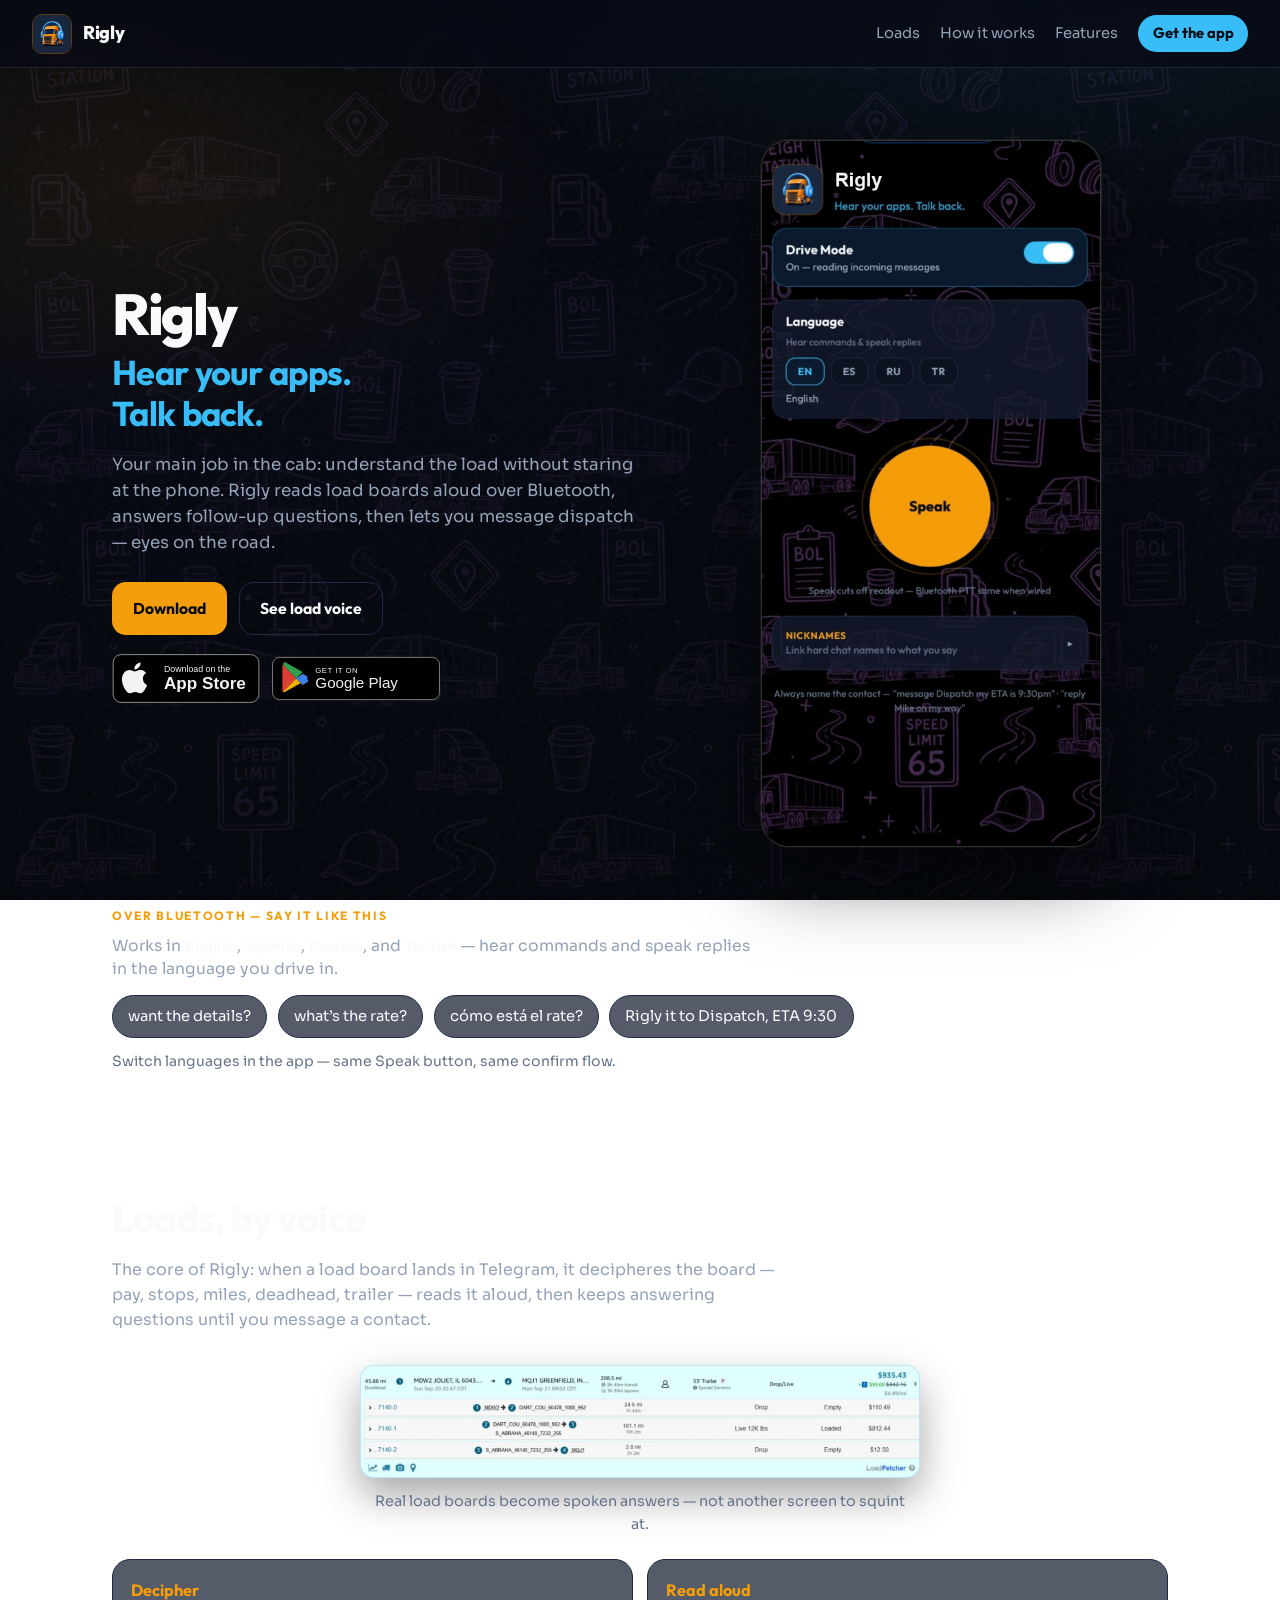
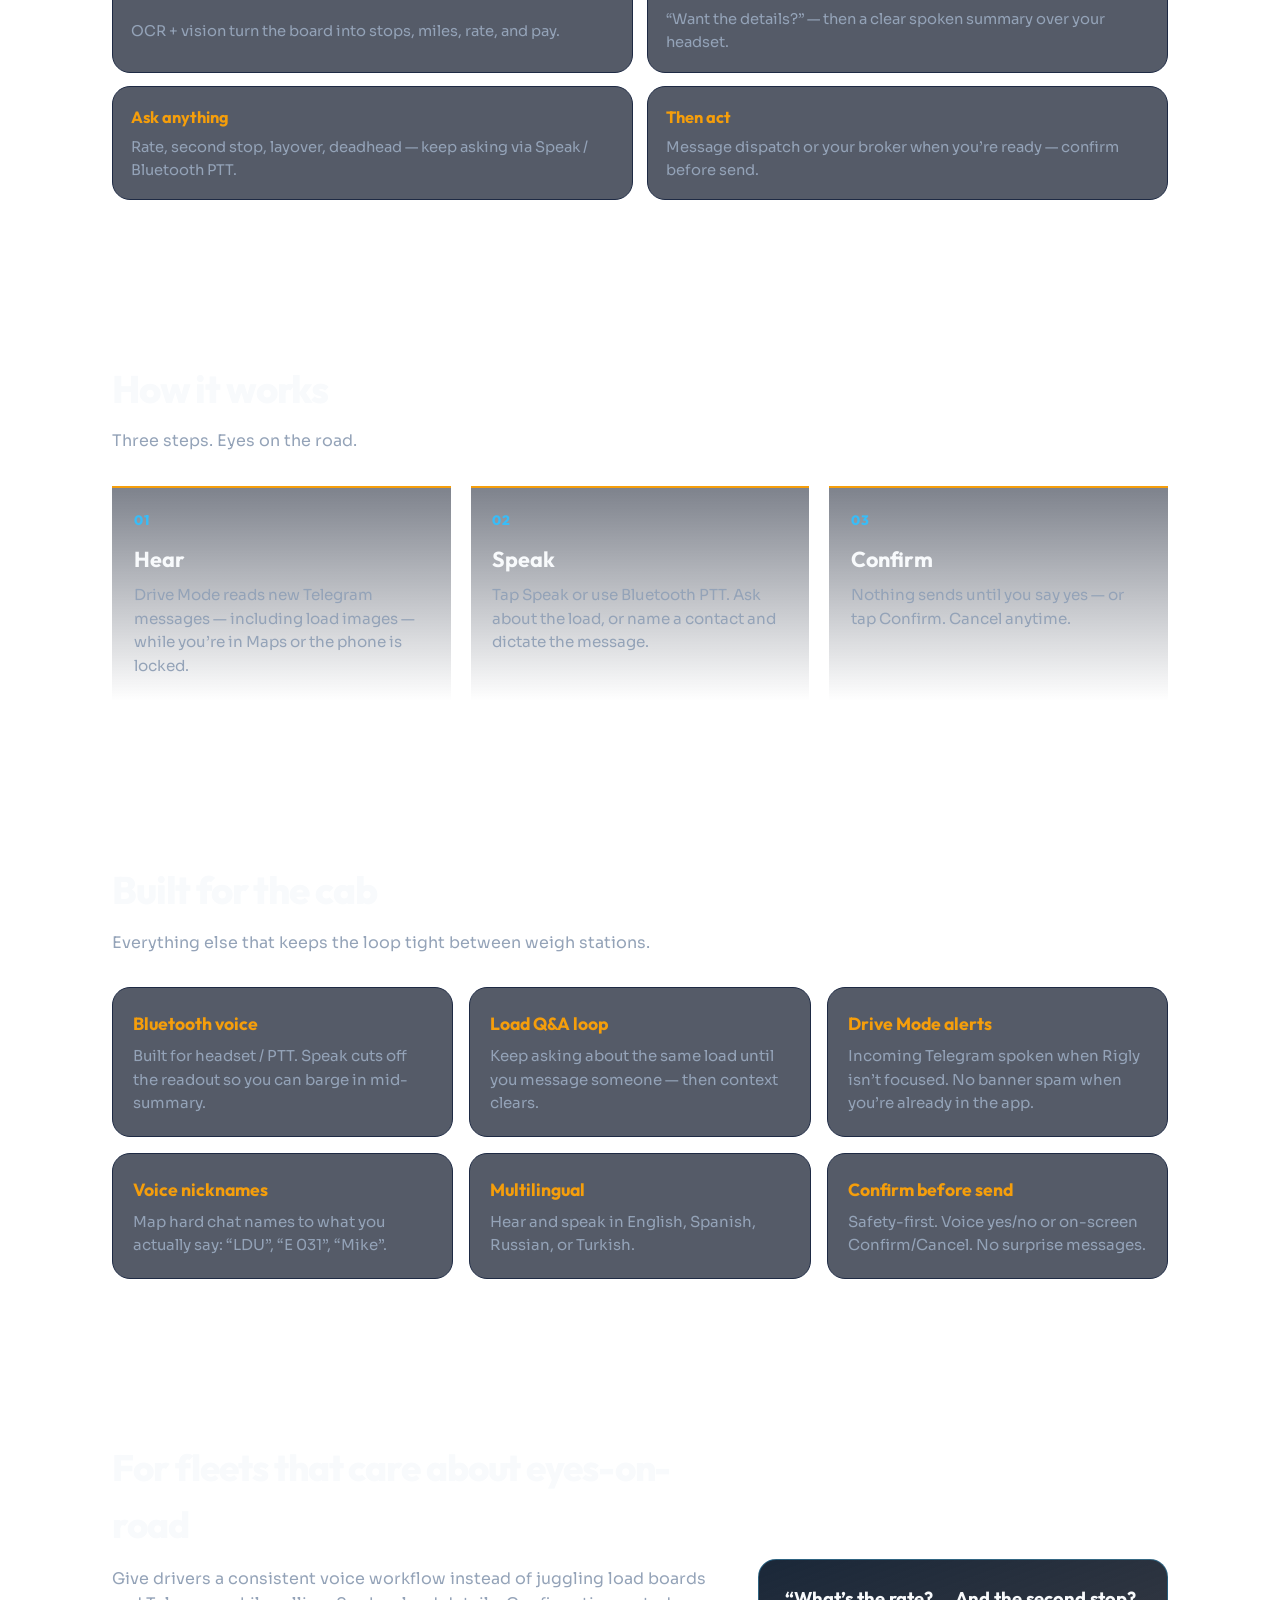
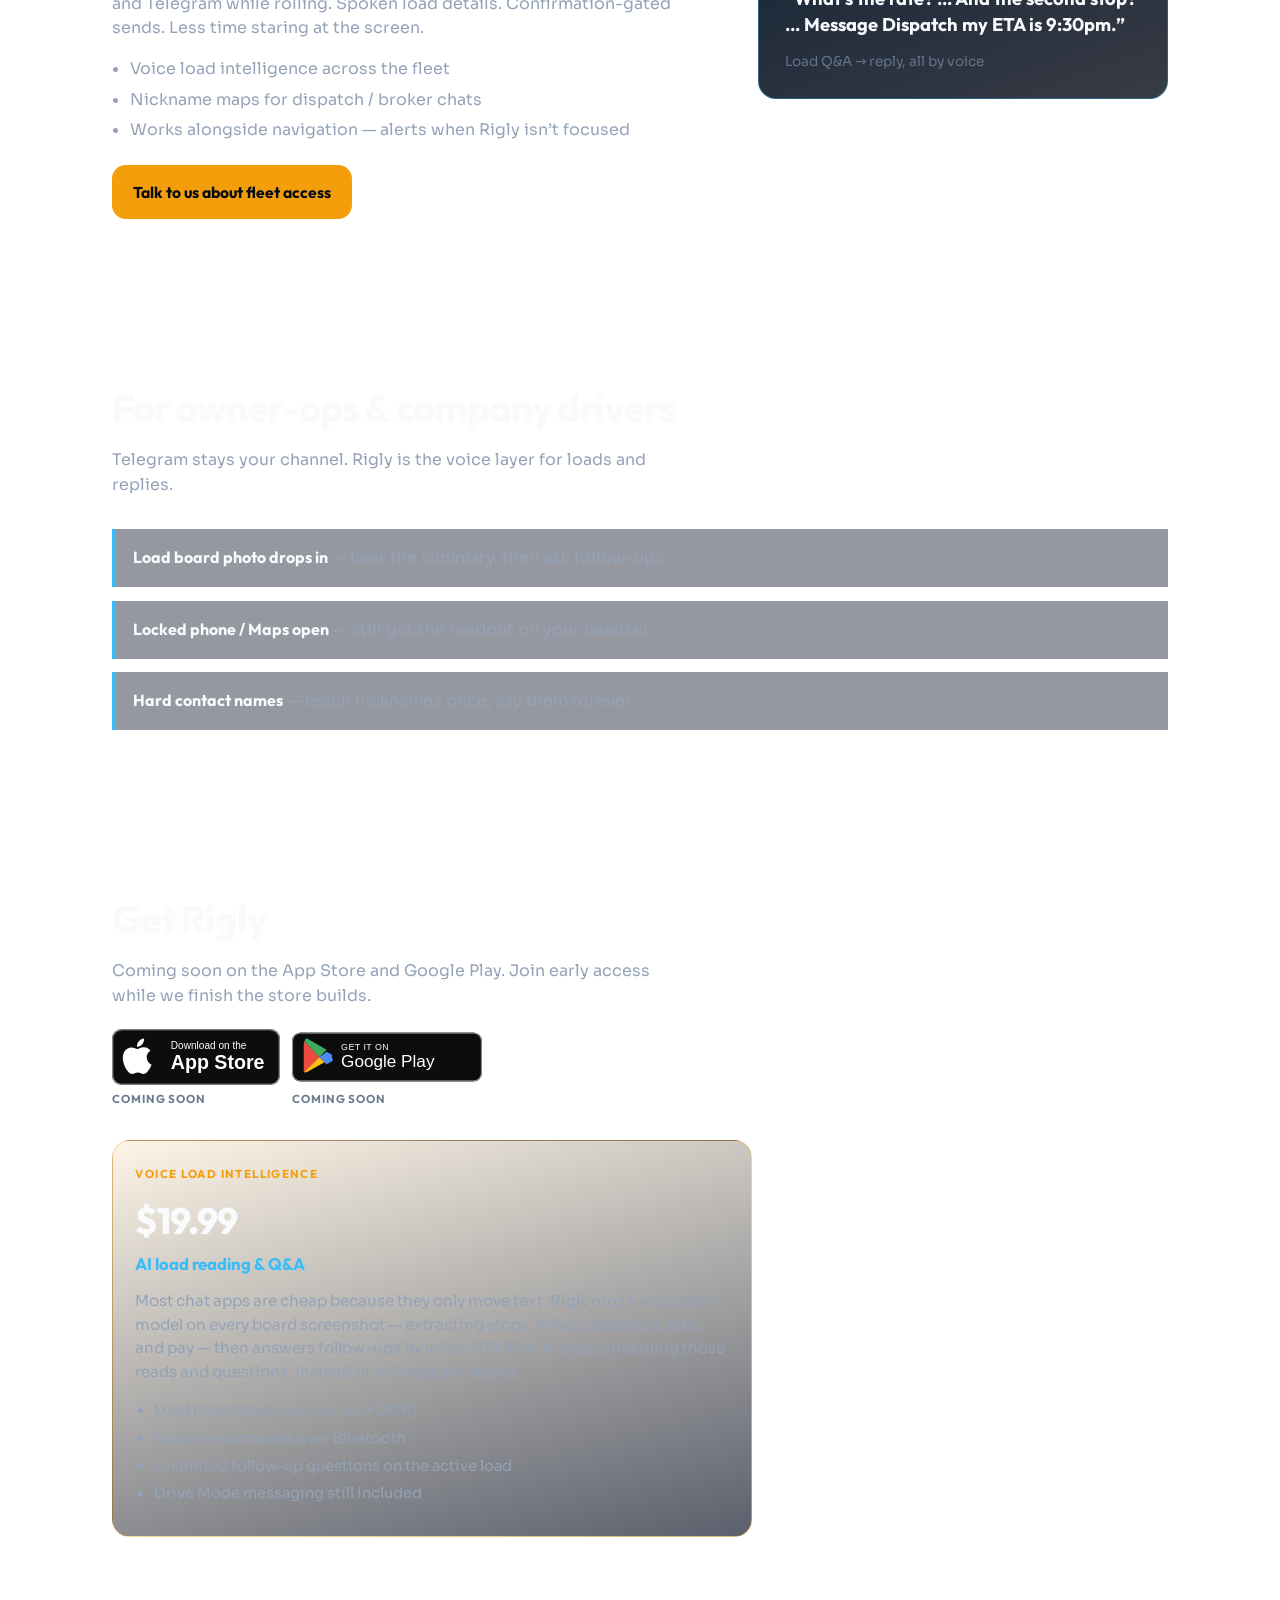
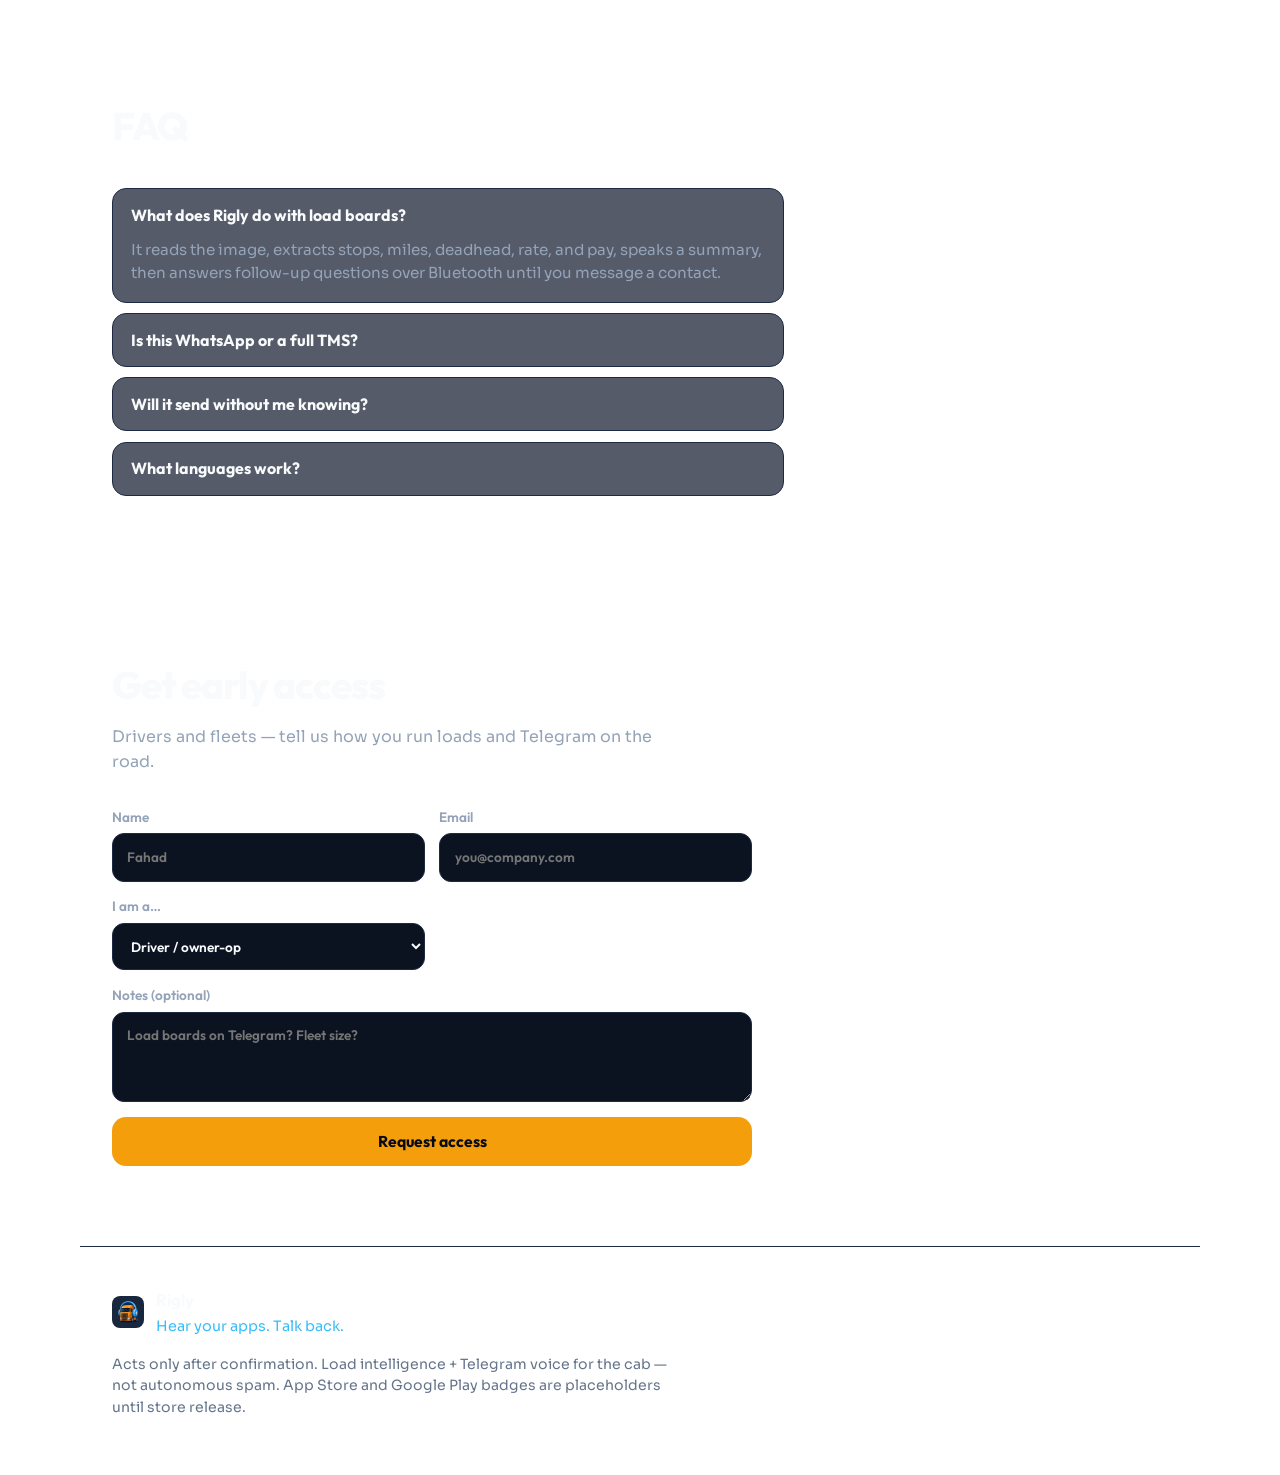
<file: index.html>
<!DOCTYPE html>
<html lang="en">
  <head>
    <meta charset="UTF-8" />
    <meta name="viewport" content="width=device-width, initial-scale=1" />
    <title>Rigly — Hear your apps. Talk back.</title>
    <meta
      name="description"
      content="Bluetooth voice for the cab. Rigly reads load boards aloud, answers questions about pay and stops, and lets you reply on Telegram — hands-free."
    />
    <meta property="og:title" content="Rigly — Hear your apps. Talk back." />
    <meta
      property="og:description"
      content="Decipher load boards by voice over Bluetooth. Ask about rate, stops, miles — then reply without looking at the screen."
    />
    <meta property="og:image" content="assets/app-screenshot.png" />
    <link rel="icon" href="assets/icon.png" type="image/png" />
    <link rel="preconnect" href="https://fonts.googleapis.com" />
    <link rel="preconnect" href="https://fonts.gstatic.com" crossorigin />
    <link
      href="https://fonts.googleapis.com/css2?family=Outfit:wght@500;700;800&family=Sora:wght@400;600;700&display=swap"
      rel="stylesheet"
    />
    <link rel="stylesheet" href="styles.css" />
  </head>
  <body>
    <div class="grain" aria-hidden="true"></div>

    <header class="topbar">
      <a class="brand" href="#top">
        <img src="assets/icon.png" alt="" width="40" height="40" />
        <span>Rigly</span>
      </a>
      <nav class="nav">
        <a href="#loads">Loads</a>
        <a href="#how">How it works</a>
        <a href="#features">Features</a>
        <a href="#download" class="nav-cta">Get the app</a>
      </nav>
    </header>

    <main id="top">
      <section class="hero">
        <div class="hero-copy">
          <p class="brand-mark">Rigly</p>
          <h1>Hear your apps.<br />Talk back.</h1>
          <p class="lede">
            Your main job in the cab: understand the load without staring at the phone.
            Rigly reads load boards aloud over Bluetooth, answers follow-up questions,
            then lets you message dispatch — eyes on the road.
          </p>
          <div class="cta-row">
            <a class="btn btn-primary" href="#download">Download</a>
            <a class="btn btn-ghost" href="#loads">See load voice</a>
          </div>
          <div class="store-row" id="download-hero">
            <a class="store-badge" href="#download" aria-label="Download on the App Store">
              <img src="assets/badge-app-store.svg" alt="Download on the App Store" width="148" height="49" />
            </a>
            <a class="store-badge" href="#download" aria-label="Get it on Google Play">
              <img src="assets/badge-google-play.svg" alt="Get it on Google Play" width="168" height="49" />
            </a>
          </div>
        </div>
        <div class="hero-visual">
          <div class="phone-glow" aria-hidden="true"></div>
          <img
            class="phone-shot"
            src="assets/app-screenshot.png"
            alt="Rigly app showing Drive Mode on, language picker, and Speak button"
            width="390"
            height="844"
          />
        </div>
      </section>

      <section class="strip" aria-label="Voice examples">
        <p class="strip-label">Over Bluetooth — say it like this</p>
        <p class="strip-langs">
          Works in <strong>English</strong>, <strong>Spanish</strong>, <strong>Russian</strong>, and <strong>Turkish</strong>
          — hear commands and speak replies in the language you drive in.
        </p>
        <div class="strip-lines">
          <code>want the details?</code>
          <code>what’s the rate?</code>
          <code>cómo está el rate?</code>
          <code>Rigly it to Dispatch, ETA 9:30</code>
        </div>
        <p class="strip-note">Switch languages in the app — same Speak button, same confirm flow.</p>
      </section>

      <section id="loads" class="section load-feature">
        <header class="section-head">
          <h2>Loads, by voice</h2>
          <p>
            The core of Rigly: when a load board lands in Telegram, it decipheres the board —
            pay, stops, miles, deadhead, trailer — reads it aloud, then keeps answering questions
            until you message a contact.
          </p>
        </header>
        <div class="load-layout">
          <figure class="load-shot-wrap">
            <img
              class="load-shot"
              src="assets/load-board.jpg"
              alt="Load board showing route, deadhead, pay per mile, stops, and total payout"
              width="1024"
              height="205"
              loading="lazy"
              decoding="async"
            />
            <figcaption>Real load boards become spoken answers — not another screen to squint at.</figcaption>
          </figure>
          <ul class="load-beats">
            <li>
              <strong>Decipher</strong>
              <span>OCR + vision turn the board into stops, miles, rate, and pay.</span>
            </li>
            <li>
              <strong>Read aloud</strong>
              <span>“Want the details?” — then a clear spoken summary over your headset.</span>
            </li>
            <li>
              <strong>Ask anything</strong>
              <span>Rate, second stop, layover, deadhead — keep asking via Speak / Bluetooth PTT.</span>
            </li>
            <li>
              <strong>Then act</strong>
              <span>Message dispatch or your broker when you’re ready — confirm before send.</span>
            </li>
          </ul>
        </div>
      </section>

      <section id="how" class="section how">
        <header class="section-head">
          <h2>How it works</h2>
          <p>Three steps. Eyes on the road.</p>
        </header>
        <ol class="steps">
          <li>
            <span class="step-num">01</span>
            <h3>Hear</h3>
            <p>Drive Mode reads new Telegram messages — including load images — while you’re in Maps or the phone is locked.</p>
          </li>
          <li>
            <span class="step-num">02</span>
            <h3>Speak</h3>
            <p>Tap Speak or use Bluetooth PTT. Ask about the load, or name a contact and dictate the message.</p>
          </li>
          <li>
            <span class="step-num">03</span>
            <h3>Confirm</h3>
            <p>Nothing sends until you say yes — or tap Confirm. Cancel anytime.</p>
          </li>
        </ol>
      </section>

      <section id="features" class="section features">
        <header class="section-head">
          <h2>Built for the cab</h2>
          <p>Everything else that keeps the loop tight between weigh stations.</p>
        </header>
        <div class="feature-grid">
          <article>
            <h3>Bluetooth voice</h3>
            <p>Built for headset / PTT. Speak cuts off the readout so you can barge in mid-summary.</p>
          </article>
          <article>
            <h3>Load Q&amp;A loop</h3>
            <p>Keep asking about the same load until you message someone — then context clears.</p>
          </article>
          <article>
            <h3>Drive Mode alerts</h3>
            <p>Incoming Telegram spoken when Rigly isn’t focused. No banner spam when you’re already in the app.</p>
          </article>
          <article>
            <h3>Voice nicknames</h3>
            <p>Map hard chat names to what you actually say: “LDU”, “E 031”, “Mike”.</p>
          </article>
          <article>
            <h3>Multilingual</h3>
            <p>Hear and speak in English, Spanish, Russian, or Turkish.</p>
          </article>
          <article>
            <h3>Confirm before send</h3>
            <p>Safety-first. Voice yes/no or on-screen Confirm/Cancel. No surprise messages.</p>
          </article>
        </div>
      </section>

      <section id="fleets" class="section fleets">
        <div class="fleets-copy">
          <h2>For fleets that care about eyes-on-road</h2>
          <p>
            Give drivers a consistent voice workflow instead of juggling load boards and Telegram while rolling.
            Spoken load details. Confirmation-gated sends. Less time staring at the screen.
          </p>
          <ul>
            <li>Voice load intelligence across the fleet</li>
            <li>Nickname maps for dispatch / broker chats</li>
            <li>Works alongside navigation — alerts when Rigly isn’t focused</li>
          </ul>
          <a class="btn btn-primary" href="#waitlist">Talk to us about fleet access</a>
        </div>
        <aside class="fleets-aside">
          <p class="quote">
            “What’s the rate? … And the second stop? … Message Dispatch my ETA is 9:30pm.”
          </p>
          <p class="quote-meta">Load Q&amp;A → reply, all by voice</p>
        </aside>
      </section>

      <section class="section drivers">
        <header class="section-head">
          <h2>For owner-ops &amp; company drivers</h2>
          <p>Telegram stays your channel. Rigly is the voice layer for loads and replies.</p>
        </header>
        <div class="driver-points">
          <p><strong>Load board photo drops in</strong> — hear the summary, then ask follow-ups.</p>
          <p><strong>Locked phone / Maps open</strong> — still get the readout on your headset.</p>
          <p><strong>Hard contact names</strong> — teach nicknames once, say them forever.</p>
        </div>
      </section>

      <section id="download" class="section download">
        <header class="section-head">
          <h2>Get Rigly</h2>
          <p>Coming soon on the App Store and Google Play. Join early access while we finish the store builds.</p>
        </header>
        <div class="store-row store-row-lg">
          <a class="store-badge" href="#waitlist" aria-label="Download on the App Store (coming soon)">
            <img src="assets/badge-app-store.svg" alt="Download on the App Store" width="168" height="56" />
            <span class="soon">Coming soon</span>
          </a>
          <a class="store-badge" href="#waitlist" aria-label="Get it on Google Play (coming soon)">
            <img src="assets/badge-google-play.svg" alt="Get it on Google Play" width="190" height="56" />
            <span class="soon">Coming soon</span>
          </a>
        </div>

        <aside class="pricing" id="pricing">
          <p class="pricing-eyebrow">Voice Load Intelligence</p>
          <p class="pricing-price"><span>$19.99</span></p>
          <p class="pricing-title">AI load reading &amp; Q&amp;A</p>
          <p class="pricing-copy">
            Most chat apps are cheap because they only move text. Rigly runs a
            real vision model on every board screenshot — extracting stops, miles, deadhead, rate,
            and pay — then answers follow-ups by voice. $19.99 is the app, including those reads
            and questions, instead of a charge per board.
          </p>
          <ul class="pricing-list">
            <li>Load board decipher (vision + OCR)</li>
            <li>Spoken summaries over Bluetooth</li>
            <li>Unlimited follow-up questions on the active load</li>
            <li>Drive Mode messaging still included</li>
          </ul>
        </aside>
      </section>

      <section class="section faq">
        <header class="section-head">
          <h2>FAQ</h2>
        </header>
        <div class="faq-list">
          <details open>
            <summary>What does Rigly do with load boards?</summary>
            <p>
              It reads the image, extracts stops, miles, deadhead, rate, and pay, speaks a summary,
              then answers follow-up questions over Bluetooth until you message a contact.
            </p>
          </details>
          <details>
            <summary>Is this WhatsApp or a full TMS?</summary>
            <p>No. Rigly is Telegram-first today — send, read, call, and Drive Mode announcements. Not a TMS replacement.</p>
          </details>
          <details>
            <summary>Will it send without me knowing?</summary>
            <p>No. Sends and calls require confirmation — voice yes/no or Confirm/Cancel on screen.</p>
          </details>
          <details>
            <summary>What languages work?</summary>
            <p>English, Spanish, Russian, and Turkish for hearing commands and speaking replies.</p>
          </details>
        </div>
      </section>

      <section id="waitlist" class="section waitlist">
        <header class="section-head">
          <h2>Get early access</h2>
          <p>Drivers and fleets — tell us how you run loads and Telegram on the road.</p>
        </header>
        <form class="waitlist-form" action="mailto:fahadzakir@gmail.com" method="get" enctype="text/plain">
          <label>
            Name
            <input type="text" name="name" required placeholder="Fahad" autocomplete="name" />
          </label>
          <label>
            Email
            <input type="email" name="email" required placeholder="you@company.com" autocomplete="email" />
          </label>
          <label>
            I am a…
            <select name="role" required>
              <option value="driver">Driver / owner-op</option>
              <option value="fleet">Fleet / ops</option>
              <option value="other">Other</option>
            </select>
          </label>
          <label class="full">
            Notes (optional)
            <textarea name="notes" rows="3" placeholder="Load boards on Telegram? Fleet size?"></textarea>
          </label>
          <button type="submit" class="btn btn-primary full">Request access</button>
        </form>
      </section>
    </main>

    <footer class="footer">
      <div class="footer-brand">
        <img src="assets/icon.png" alt="" width="32" height="32" />
        <div>
          <strong>Rigly</strong>
          <p>Hear your apps. Talk back.</p>
        </div>
      </div>
      <p class="footer-note">
        Acts only after confirmation. Load intelligence + Telegram voice for the cab — not autonomous spam.
        App Store and Google Play badges are placeholders until store release.
      </p>
    </footer>

    <script src="main.js"></script>
  </body>
</html>
</file>
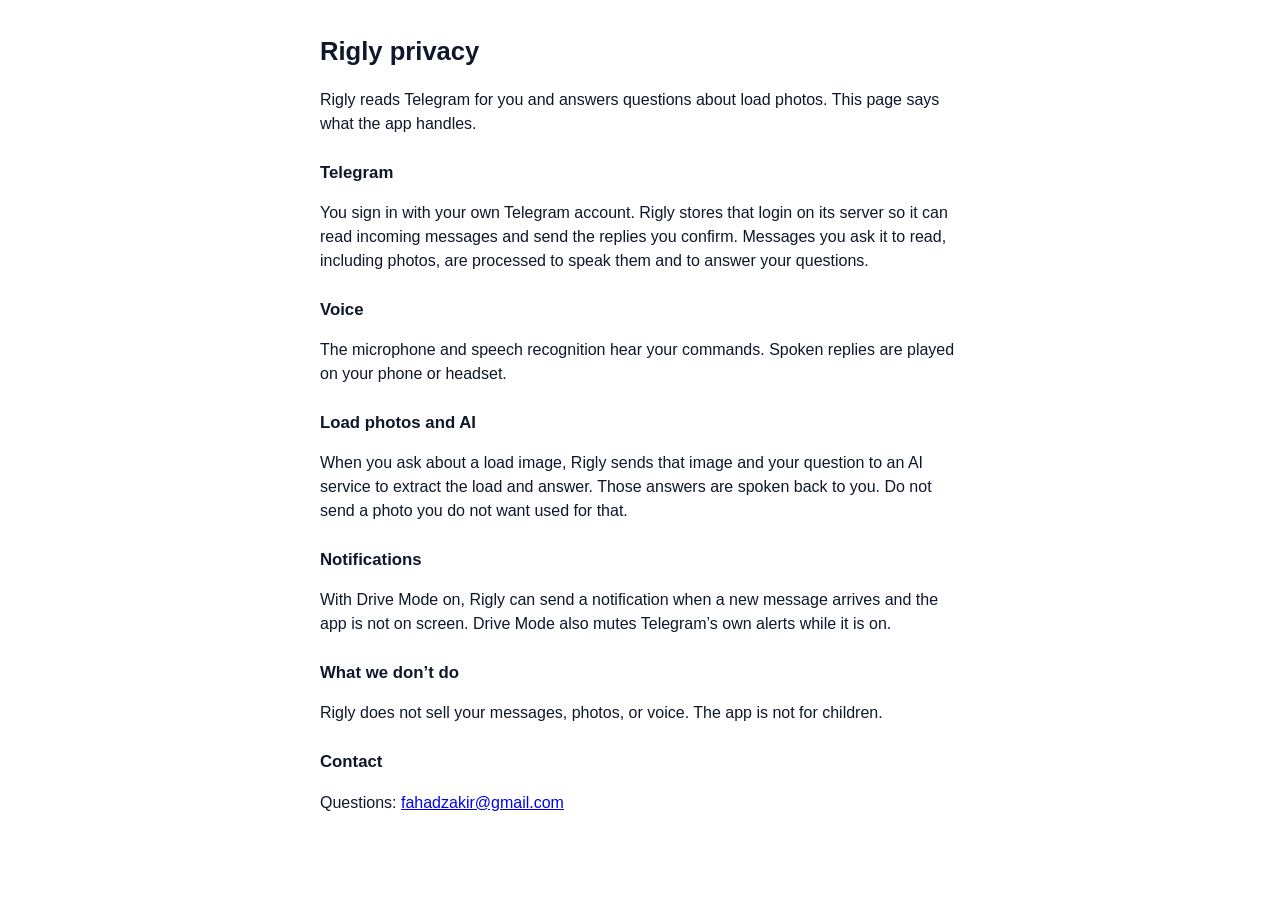
<file: privacy.html>
<!DOCTYPE html>
<html lang="en">
  <head>
    <meta charset="UTF-8" />
    <meta name="viewport" content="width=device-width, initial-scale=1" />
    <title>Rigly privacy</title>
    <style>
      body { font-family: -apple-system, BlinkMacSystemFont, "Segoe UI", sans-serif; max-width: 40rem; margin: 2rem auto; padding: 0 1.25rem; line-height: 1.5; color: #0f172a; }
      h1 { font-size: 1.6rem; }
      h2 { font-size: 1.05rem; margin-top: 1.5rem; }
    </style>
  </head>
  <body>
    <h1>Rigly privacy</h1>
    <p>Rigly reads Telegram for you and answers questions about load photos. This page says what the app handles.</p>
    <h2>Telegram</h2>
    <p>You sign in with your own Telegram account. Rigly stores that login on its server so it can read incoming messages and send the replies you confirm. Messages you ask it to read, including photos, are processed to speak them and to answer your questions.</p>
    <h2>Voice</h2>
    <p>The microphone and speech recognition hear your commands. Spoken replies are played on your phone or headset.</p>
    <h2>Load photos and AI</h2>
    <p>When you ask about a load image, Rigly sends that image and your question to an AI service to extract the load and answer. Those answers are spoken back to you. Do not send a photo you do not want used for that.</p>
    <h2>Notifications</h2>
    <p>With Drive Mode on, Rigly can send a notification when a new message arrives and the app is not on screen. Drive Mode also mutes Telegram’s own alerts while it is on.</p>
    <h2>What we don’t do</h2>
    <p>Rigly does not sell your messages, photos, or voice. The app is not for children.</p>
    <h2>Contact</h2>
    <p>Questions: <a href="mailto:fahadzakir@gmail.com">fahadzakir@gmail.com</a></p>
  </body>
</html>
</file>
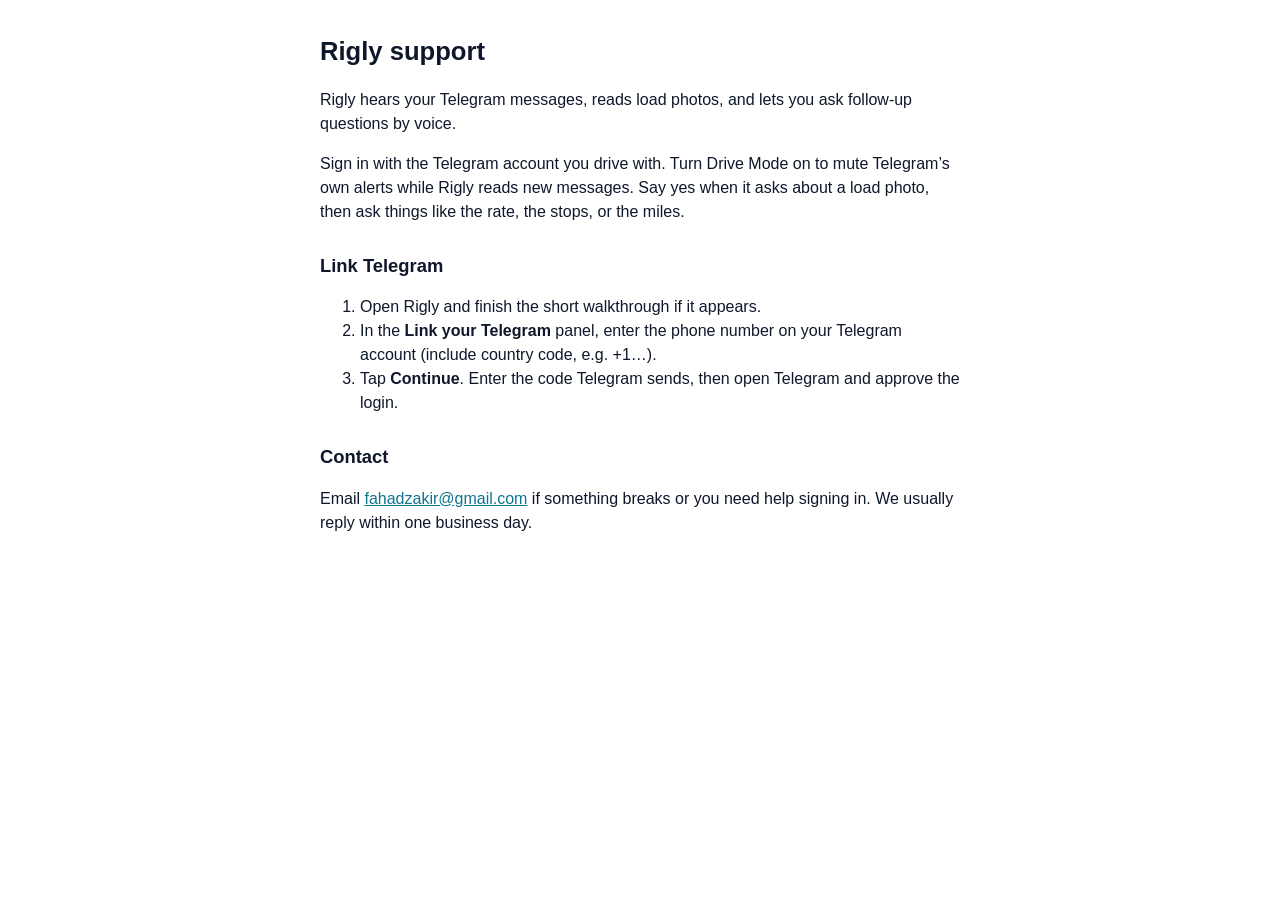
<file: support.html>
<!DOCTYPE html>
<html lang="en">
  <head>
    <meta charset="UTF-8" />
    <meta name="viewport" content="width=device-width, initial-scale=1" />
    <title>Rigly support</title>
    <style>
      body {
        font-family: -apple-system, BlinkMacSystemFont, "Segoe UI", sans-serif;
        max-width: 40rem;
        margin: 2rem auto;
        padding: 0 1.25rem;
        line-height: 1.5;
        color: #0f172a;
      }
      h1 {
        font-size: 1.6rem;
      }
      h2 {
        font-size: 1.15rem;
        margin-top: 1.75rem;
      }
      a {
        color: #0e7490;
      }
    </style>
  </head>
  <body>
    <h1>Rigly support</h1>
    <p>
      Rigly hears your Telegram messages, reads load photos, and lets you ask
      follow-up questions by voice.
    </p>
    <p>
      Sign in with the Telegram account you drive with. Turn Drive Mode on to mute
      Telegram’s own alerts while Rigly reads new messages. Say yes when it asks
      about a load photo, then ask things like the rate, the stops, or the miles.
    </p>

    <h2>Link Telegram</h2>
    <ol>
      <li>Open Rigly and finish the short walkthrough if it appears.</li>
      <li>In the <strong>Link your Telegram</strong> panel, enter the phone number
        on your Telegram account (include country code, e.g. +1…).</li>
      <li>Tap <strong>Continue</strong>. Enter the code Telegram sends, then open
        Telegram and approve the login.</li>
    </ol>

    <h2>Contact</h2>
    <p>
      Email
      <a href="mailto:fahadzakir@gmail.com">fahadzakir@gmail.com</a>
      if something breaks or you need help signing in. We usually reply within one
      business day.
    </p>
  </body>
</html>
</file>
<file: styles.css>
:root {
  --navy: #070b16;
  --navy-2: #0c1220;
  --panel: rgba(20, 28, 46, 0.72);
  --border: #1e2a44;
  --amber: #f59e0b;
  --amber-hot: #ffb020;
  --cyan: #38bdf8;
  --text: #f8fafc;
  --mute: #94a3b8;
  --mute-2: #64748b;
  --ok: #34d399;
  --font-display: "Outfit", system-ui, sans-serif;
  --font-body: "Sora", system-ui, sans-serif;
  --radius: 18px;
  --max: 1120px;
}

*,
*::before,
*::after {
  box-sizing: border-box;
}

html {
  scroll-behavior: smooth;
}

body {
  margin: 0;
  min-height: 100vh;
  color: var(--text);
  font-family: var(--font-body);
  font-weight: 400;
  line-height: 1.55;
  background:
    radial-gradient(1200px 600px at 80% -10%, rgba(56, 189, 248, 0.14), transparent 55%),
    radial-gradient(900px 500px at 10% 20%, rgba(245, 158, 11, 0.1), transparent 50%),
    linear-gradient(180deg, #05080f 0%, var(--navy) 40%, #05080f 100%);
  background-attachment: fixed;
}

body::before {
  content: "";
  position: fixed;
  inset: 0;
  z-index: -2;
  background-image: url("assets/wallpaper.png");
  background-size: 520px;
  background-repeat: repeat;
  opacity: 0.22;
  pointer-events: none;
}

.grain {
  position: fixed;
  inset: 0;
  z-index: -1;
  pointer-events: none;
  opacity: 0.04;
  background-image: url("data:image/svg+xml,%3Csvg viewBox='0 0 200 200' xmlns='http://www.w3.org/2000/svg'%3E%3Cfilter id='n'%3E%3CfeTurbulence type='fractalNoise' baseFrequency='0.85' numOctaves='3' stitchTiles='stitch'/%3E%3C/filter%3E%3Crect width='100%25' height='100%25' filter='url(%23n)'/%3E%3C/svg%3E");
}

a {
  color: inherit;
  text-decoration: none;
}

img {
  max-width: 100%;
  display: block;
}

.topbar {
  position: sticky;
  top: 0;
  z-index: 20;
  display: flex;
  align-items: center;
  justify-content: space-between;
  gap: 1rem;
  padding: 0.85rem clamp(1rem, 4vw, 2rem);
  backdrop-filter: blur(14px);
  background: rgba(7, 11, 22, 0.72);
  border-bottom: 1px solid rgba(30, 42, 68, 0.8);
}

.brand {
  display: flex;
  align-items: center;
  gap: 0.7rem;
  font-family: var(--font-display);
  font-weight: 800;
  font-size: 1.15rem;
  letter-spacing: -0.02em;
}

.brand img {
  border-radius: 10px;
  border: 1px solid rgba(245, 158, 11, 0.35);
}

.nav {
  display: flex;
  align-items: center;
  gap: 1.25rem;
  font-size: 0.92rem;
  color: var(--mute);
}

.nav a:hover {
  color: var(--text);
}

.nav-cta {
  color: var(--navy) !important;
  background: var(--cyan);
  padding: 0.45rem 0.9rem;
  border-radius: 999px;
  font-weight: 700;
  font-family: var(--font-display);
}

.nav-cta:hover {
  filter: brightness(1.05);
}

.hero {
  max-width: var(--max);
  margin: 0 auto;
  padding: clamp(2rem, 6vw, 4.5rem) clamp(1rem, 4vw, 2rem) 2.5rem;
  display: grid;
  grid-template-columns: 1.05fr 0.95fr;
  gap: clamp(1.5rem, 5vw, 3.5rem);
  align-items: center;
  min-height: min(88vh, 820px);
}

.brand-mark {
  margin: 0 0 0.6rem;
  font-family: var(--font-display);
  font-weight: 800;
  font-size: clamp(2.4rem, 5.5vw, 3.6rem);
  letter-spacing: -0.04em;
  line-height: 1;
  color: var(--text);
  animation: rise 0.8s ease both;
}

.hero h1 {
  margin: 0;
  font-family: var(--font-display);
  font-weight: 700;
  font-size: clamp(1.55rem, 3.2vw, 2.15rem);
  line-height: 1.2;
  letter-spacing: -0.02em;
  color: var(--cyan);
  animation: rise 0.8s ease 0.08s both;
}

.lede {
  margin: 1.1rem 0 0;
  max-width: 34rem;
  color: var(--mute);
  font-size: 1.05rem;
  animation: rise 0.8s ease 0.16s both;
}

.cta-row {
  display: flex;
  flex-wrap: wrap;
  gap: 0.75rem;
  margin-top: 1.6rem;
  animation: rise 0.8s ease 0.24s both;
}

.store-row {
  display: flex;
  flex-wrap: wrap;
  gap: 0.75rem;
  margin-top: 1.15rem;
  animation: rise 0.8s ease 0.3s both;
}

.store-row-lg {
  margin-top: 0.5rem;
}

.store-badge {
  display: inline-flex;
  flex-direction: column;
  align-items: flex-start;
  gap: 0.35rem;
  opacity: 0.95;
  transition: opacity 0.15s ease, transform 0.15s ease;
}

.store-badge:hover {
  opacity: 1;
  transform: translateY(-1px);
}

.store-badge .soon {
  font-size: 0.72rem;
  letter-spacing: 0.08em;
  text-transform: uppercase;
  color: var(--mute-2);
  font-family: var(--font-display);
  font-weight: 700;
}

.load-feature .section-head {
  max-width: 42rem;
}

.load-layout {
  display: grid;
  gap: 1.5rem;
}

.load-shot-wrap {
  margin: 0;
  display: flex;
  flex-direction: column;
  align-items: center;
}

.load-shot {
  width: min(100%, 560px);
  height: auto;
  border-radius: 14px;
  border: 1px solid rgba(56, 189, 248, 0.25);
  box-shadow: 0 18px 40px rgba(0, 0, 0, 0.35);
  background: #e8f4f8;
  /* Keep native pixels — don’t upscale past ~1x on retina */
  image-rendering: auto;
}

.load-shot-wrap figcaption {
  margin-top: 0.75rem;
  color: var(--mute-2);
  font-size: 0.9rem;
  text-align: center;
  max-width: 34rem;
}

.load-beats {
  list-style: none;
  margin: 0;
  padding: 0;
  display: grid;
  grid-template-columns: repeat(2, 1fr);
  gap: 0.85rem;
}

.load-beats li {
  padding: 1.1rem 1.15rem;
  border: 1px solid var(--border);
  border-radius: var(--radius);
  background: var(--panel);
  display: grid;
  gap: 0.35rem;
}

.load-beats strong {
  font-family: var(--font-display);
  color: var(--amber);
  font-size: 1.02rem;
}

.load-beats span {
  color: var(--mute);
  font-size: 0.92rem;
}

.download .section-head {
  margin-bottom: 1.25rem;
}

.pricing {
  margin-top: 2rem;
  max-width: 40rem;
  padding: 1.5rem 1.4rem 1.6rem;
  border-radius: var(--radius);
  border: 1px solid rgba(245, 158, 11, 0.35);
  background: linear-gradient(165deg, rgba(245, 158, 11, 0.1), rgba(20, 28, 46, 0.7));
}

.pricing-eyebrow {
  margin: 0;
  font-family: var(--font-display);
  font-size: 0.72rem;
  letter-spacing: 0.12em;
  text-transform: uppercase;
  color: var(--amber);
  font-weight: 700;
}

.pricing-price {
  margin: 0.55rem 0 0.15rem;
  font-family: var(--font-display);
  font-weight: 800;
  font-size: clamp(1.8rem, 4vw, 2.3rem);
  letter-spacing: -0.03em;
}

.pricing-price span {
  color: var(--text);
}

.pricing-title {
  margin: 0 0 0.75rem;
  color: var(--cyan);
  font-family: var(--font-display);
  font-weight: 700;
  font-size: 1.05rem;
}

.pricing-copy {
  margin: 0 0 1rem;
  color: var(--mute);
  font-size: 0.95rem;
  line-height: 1.55;
}

.pricing-list {
  margin: 0;
  padding-left: 1.15rem;
  color: var(--mute);
  font-size: 0.92rem;
}

.pricing-list li {
  margin-bottom: 0.3rem;
}

.btn {
  display: inline-flex;
  align-items: center;
  justify-content: center;
  padding: 0.85rem 1.25rem;
  border-radius: 14px;
  font-family: var(--font-display);
  font-weight: 700;
  font-size: 0.98rem;
  border: 1px solid transparent;
  cursor: pointer;
  transition: transform 0.15s ease, filter 0.15s ease, background 0.15s ease;
}

.btn:hover {
  transform: translateY(-1px);
}

.btn-primary {
  background: var(--amber);
  color: var(--navy);
}

.btn-primary:hover {
  background: var(--amber-hot);
}

.btn-ghost {
  background: transparent;
  border-color: var(--border);
  color: var(--text);
}

.btn-ghost:hover {
  border-color: var(--cyan);
  color: var(--cyan);
}

.hero-visual {
  position: relative;
  display: flex;
  justify-content: center;
  animation: float-in 1s ease 0.2s both;
}

.phone-glow {
  position: absolute;
  width: 70%;
  height: 70%;
  top: 15%;
  border-radius: 50%;
  background: radial-gradient(circle, rgba(56, 189, 248, 0.28), transparent 70%);
  filter: blur(18px);
  z-index: 0;
}

.phone-shot {
  position: relative;
  z-index: 1;
  width: min(100%, 340px);
  height: auto;
  border-radius: 28px;
  border: 1px solid rgba(148, 163, 184, 0.25);
  box-shadow:
    0 30px 80px rgba(0, 0, 0, 0.55),
    0 0 0 1px rgba(245, 158, 11, 0.12);
}

.strip {
  max-width: var(--max);
  margin: 0 auto 1rem;
  padding: 1.25rem clamp(1rem, 4vw, 2rem);
}

.strip-label {
  margin: 0 0 0.55rem;
  font-family: var(--font-display);
  font-size: 0.75rem;
  letter-spacing: 0.14em;
  text-transform: uppercase;
  color: var(--amber);
  font-weight: 700;
}

.strip-langs {
  margin: 0 0 0.9rem;
  color: var(--mute);
  font-size: 0.98rem;
  max-width: 40rem;
  line-height: 1.45;
}

.strip-langs strong {
  color: var(--text);
  font-family: var(--font-display);
  font-weight: 700;
}

.strip-lines {
  display: flex;
  flex-wrap: wrap;
  gap: 0.65rem;
}

.strip-lines code {
  font-family: var(--font-body);
  font-size: 0.92rem;
  color: var(--text);
  background: var(--panel);
  border: 1px solid var(--border);
  border-radius: 999px;
  padding: 0.55rem 0.95rem;
}

.strip-note {
  margin: 0.85rem 0 0;
  color: var(--mute-2);
  font-size: 0.88rem;
}

.section {
  max-width: var(--max);
  margin: 0 auto;
  padding: clamp(3rem, 7vw, 5rem) clamp(1rem, 4vw, 2rem);
}

.section-head {
  max-width: 36rem;
  margin-bottom: 2rem;
}

.section-head h2 {
  margin: 0;
  font-family: var(--font-display);
  font-weight: 800;
  font-size: clamp(1.8rem, 3.5vw, 2.4rem);
  letter-spacing: -0.03em;
}

.section-head p {
  margin: 0.6rem 0 0;
  color: var(--mute);
}

.steps {
  list-style: none;
  margin: 0;
  padding: 0;
  display: grid;
  grid-template-columns: repeat(3, 1fr);
  gap: 1.25rem;
  counter-reset: none;
}

.steps li {
  padding: 1.4rem 1.35rem 1.5rem;
  border-top: 2px solid var(--amber);
  background: linear-gradient(180deg, rgba(20, 28, 46, 0.55), transparent);
}

.step-num {
  display: block;
  font-family: var(--font-display);
  font-weight: 800;
  color: var(--cyan);
  font-size: 0.85rem;
  letter-spacing: 0.08em;
  margin-bottom: 0.7rem;
}

.steps h3 {
  margin: 0 0 0.45rem;
  font-family: var(--font-display);
  font-size: 1.35rem;
}

.steps p {
  margin: 0;
  color: var(--mute);
  font-size: 0.95rem;
}

.feature-grid {
  display: grid;
  grid-template-columns: repeat(3, 1fr);
  gap: 1rem;
}

.feature-grid article {
  padding: 1.35rem 1.25rem;
  border: 1px solid var(--border);
  border-radius: var(--radius);
  background: var(--panel);
}

.feature-grid h3 {
  margin: 0 0 0.45rem;
  font-family: var(--font-display);
  font-size: 1.1rem;
  color: var(--amber);
}

.feature-grid p {
  margin: 0;
  color: var(--mute);
  font-size: 0.94rem;
}

.fleets {
  display: grid;
  grid-template-columns: 1.2fr 0.8fr;
  gap: 2rem;
  align-items: center;
}

.fleets h2 {
  margin: 0;
  font-family: var(--font-display);
  font-weight: 800;
  font-size: clamp(1.8rem, 3.2vw, 2.3rem);
  letter-spacing: -0.03em;
}

.fleets-copy > p {
  color: var(--mute);
  margin: 0.85rem 0 1rem;
}

.fleets ul {
  margin: 0 0 1.4rem;
  padding-left: 1.1rem;
  color: var(--mute);
}

.fleets li {
  margin-bottom: 0.35rem;
}

.fleets-aside {
  padding: 1.6rem;
  border-radius: var(--radius);
  border: 1px solid rgba(56, 189, 248, 0.35);
  background: linear-gradient(160deg, rgba(14, 28, 46, 0.95), rgba(7, 11, 22, 0.8));
}

.quote {
  margin: 0;
  font-family: var(--font-display);
  font-weight: 700;
  font-size: 1.15rem;
  line-height: 1.4;
}

.quote-meta {
  margin: 0.85rem 0 0;
  color: var(--mute-2);
  font-size: 0.85rem;
}

.driver-points {
  display: grid;
  gap: 0.85rem;
}

.driver-points p {
  margin: 0;
  padding: 1rem 1.15rem;
  border-left: 3px solid var(--cyan);
  background: rgba(20, 28, 46, 0.45);
  color: var(--mute);
}

.driver-points strong {
  color: var(--text);
  font-family: var(--font-display);
}

.faq-list {
  display: grid;
  gap: 0.65rem;
  max-width: 42rem;
}

details {
  border: 1px solid var(--border);
  border-radius: 14px;
  background: var(--panel);
  padding: 0.85rem 1.1rem;
}

summary {
  cursor: pointer;
  font-family: var(--font-display);
  font-weight: 700;
  list-style: none;
}

summary::-webkit-details-marker {
  display: none;
}

details p {
  margin: 0.65rem 0 0.2rem;
  color: var(--mute);
  font-size: 0.95rem;
}

.waitlist-form {
  display: grid;
  grid-template-columns: 1fr 1fr;
  gap: 0.9rem;
  max-width: 40rem;
}

.waitlist-form label {
  display: grid;
  gap: 0.35rem;
  font-size: 0.85rem;
  color: var(--mute);
  font-family: var(--font-display);
  font-weight: 600;
}

.waitlist-form .full {
  grid-column: 1 / -1;
}

.waitlist-form input,
.waitlist-form select,
.waitlist-form textarea {
  width: 100%;
  padding: 0.8rem 0.9rem;
  border-radius: 12px;
  border: 1px solid var(--border);
  background: #0b1220;
  color: var(--text);
  font: inherit;
}

.waitlist-form input:focus,
.waitlist-form select:focus,
.waitlist-form textarea:focus {
  outline: 2px solid rgba(56, 189, 248, 0.45);
  border-color: var(--cyan);
}

.footer {
  max-width: var(--max);
  margin: 0 auto;
  padding: 2.5rem clamp(1rem, 4vw, 2rem) 3.5rem;
  border-top: 1px solid var(--border);
  display: grid;
  gap: 1rem;
}

.footer-brand {
  display: flex;
  align-items: center;
  gap: 0.75rem;
}

.footer-brand img {
  border-radius: 8px;
}

.footer-brand strong {
  font-family: var(--font-display);
  font-size: 1.05rem;
}

.footer-brand p {
  margin: 0.1rem 0 0;
  color: var(--cyan);
  font-size: 0.9rem;
}

.footer-note {
  margin: 0;
  color: var(--mute-2);
  font-size: 0.88rem;
  max-width: 36rem;
}

@keyframes rise {
  from {
    opacity: 0;
    transform: translateY(14px);
  }
  to {
    opacity: 1;
    transform: translateY(0);
  }
}

@keyframes float-in {
  from {
    opacity: 0;
    transform: translateY(28px) scale(0.98);
  }
  to {
    opacity: 1;
    transform: translateY(0) scale(1);
  }
}

@media (max-width: 900px) {
  .nav a:not(.nav-cta) {
    display: none;
  }

  .hero {
    grid-template-columns: 1fr;
    min-height: auto;
    text-align: left;
  }

  .hero-visual {
    order: -1;
  }

  .phone-shot {
    width: min(100%, 280px);
  }

  .steps,
  .feature-grid,
  .fleets,
  .waitlist-form,
  .load-beats {
    grid-template-columns: 1fr;
  }
}

@media (prefers-reduced-motion: reduce) {
  *,
  *::before,
  *::after {
    animation: none !important;
    transition: none !important;
  }
}
</file>
